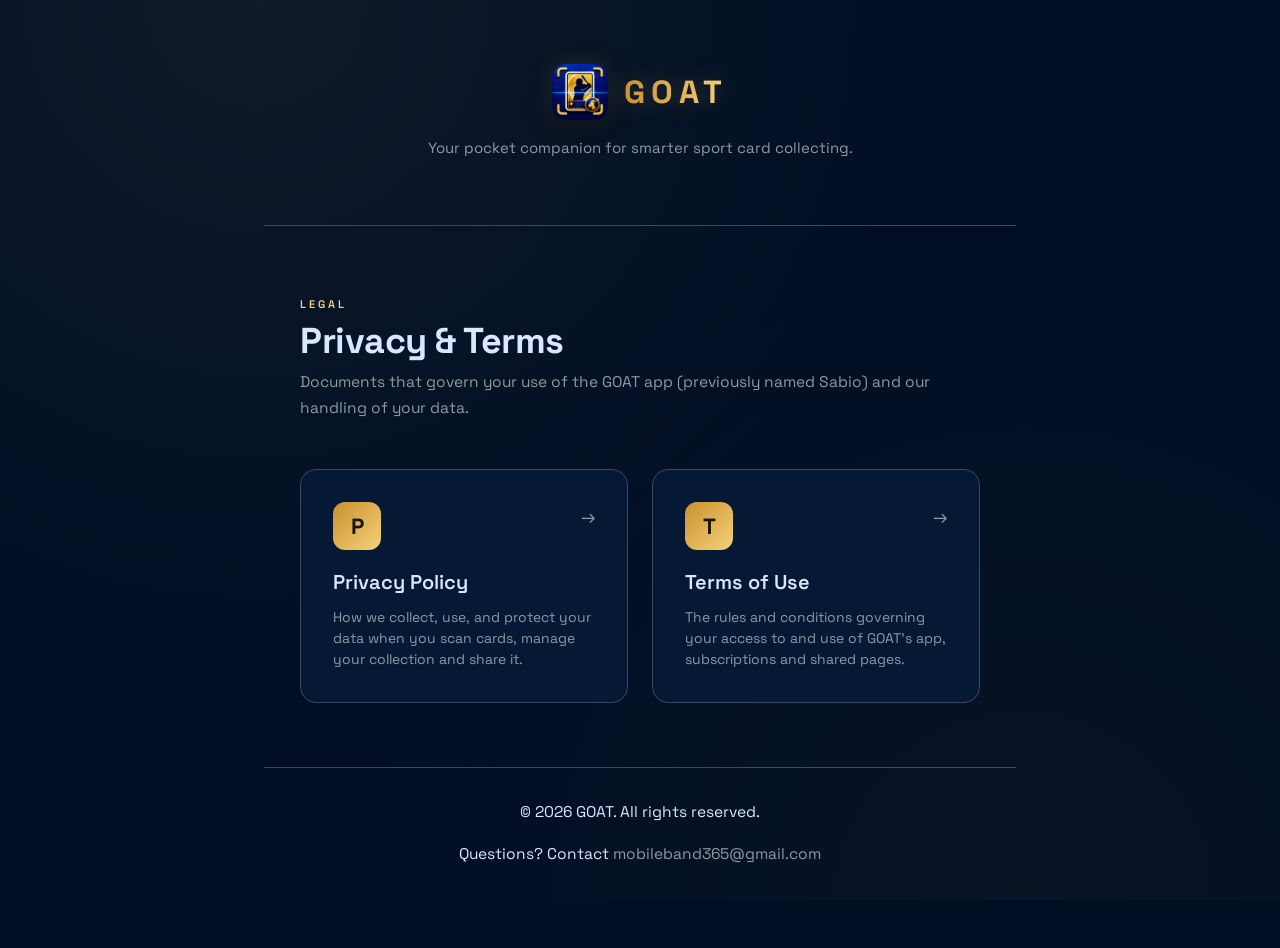
<file: index.html>
<!DOCTYPE html>
<html lang="en">
<head>
    <meta charset="UTF-8">
    <meta name="viewport" content="width=device-width, initial-scale=1.0">
    <meta name="theme-color" content="#010E24">
    <title>GOAT — Legal</title>
    <link rel="icon" type="image/png" href="favicon.png">
    <link rel="apple-touch-icon" href="icon.png">
    <link rel="stylesheet" href="style.css">
</head>
<body>
    <div class="container">
        <header>
            <div class="brand-row">
                <img class="brand-icon" src="icon.png" alt="GOAT logo">
                <span class="brand">GOAT</span>
            </div>
            <p style="color: var(--on-surface-variant); font-size: 15px;">
                Your pocket companion for smarter sport card collecting.
            </p>
        </header>

        <main>
            <span class="eyebrow">Legal</span>
            <h1 class="page-title">Privacy &amp; Terms</h1>
            <p style="color: var(--on-surface-variant); margin-top: var(--space-sm);">
                Documents that govern your use of the GOAT app (previously named Sabio) and our handling of your data.
            </p>

            <div class="cards">
                <a class="card" href="privacy.html">
                    <span class="card-icon">P</span>
                    <span class="card-arrow">→</span>
                    <div class="card-title">Privacy Policy</div>
                    <div class="card-desc">
                        How we collect, use, and protect your data when you scan cards, manage your collection and share it.
                    </div>
                </a>

                <a class="card" href="terms.html">
                    <span class="card-icon">T</span>
                    <span class="card-arrow">→</span>
                    <div class="card-title">Terms of Use</div>
                    <div class="card-desc">
                        The rules and conditions governing your access to and use of GOAT's app, subscriptions and shared pages.
                    </div>
                </a>
            </div>
        </main>

        <footer>
            <p>© 2026 GOAT. All rights reserved.</p>
            <p style="margin-top: var(--space-sm);">
                Questions? Contact <a href="mailto:mobileband365@gmail.com">mobileband365@gmail.com</a>
            </p>
        </footer>
    </div>
</body>
</html>
</file>
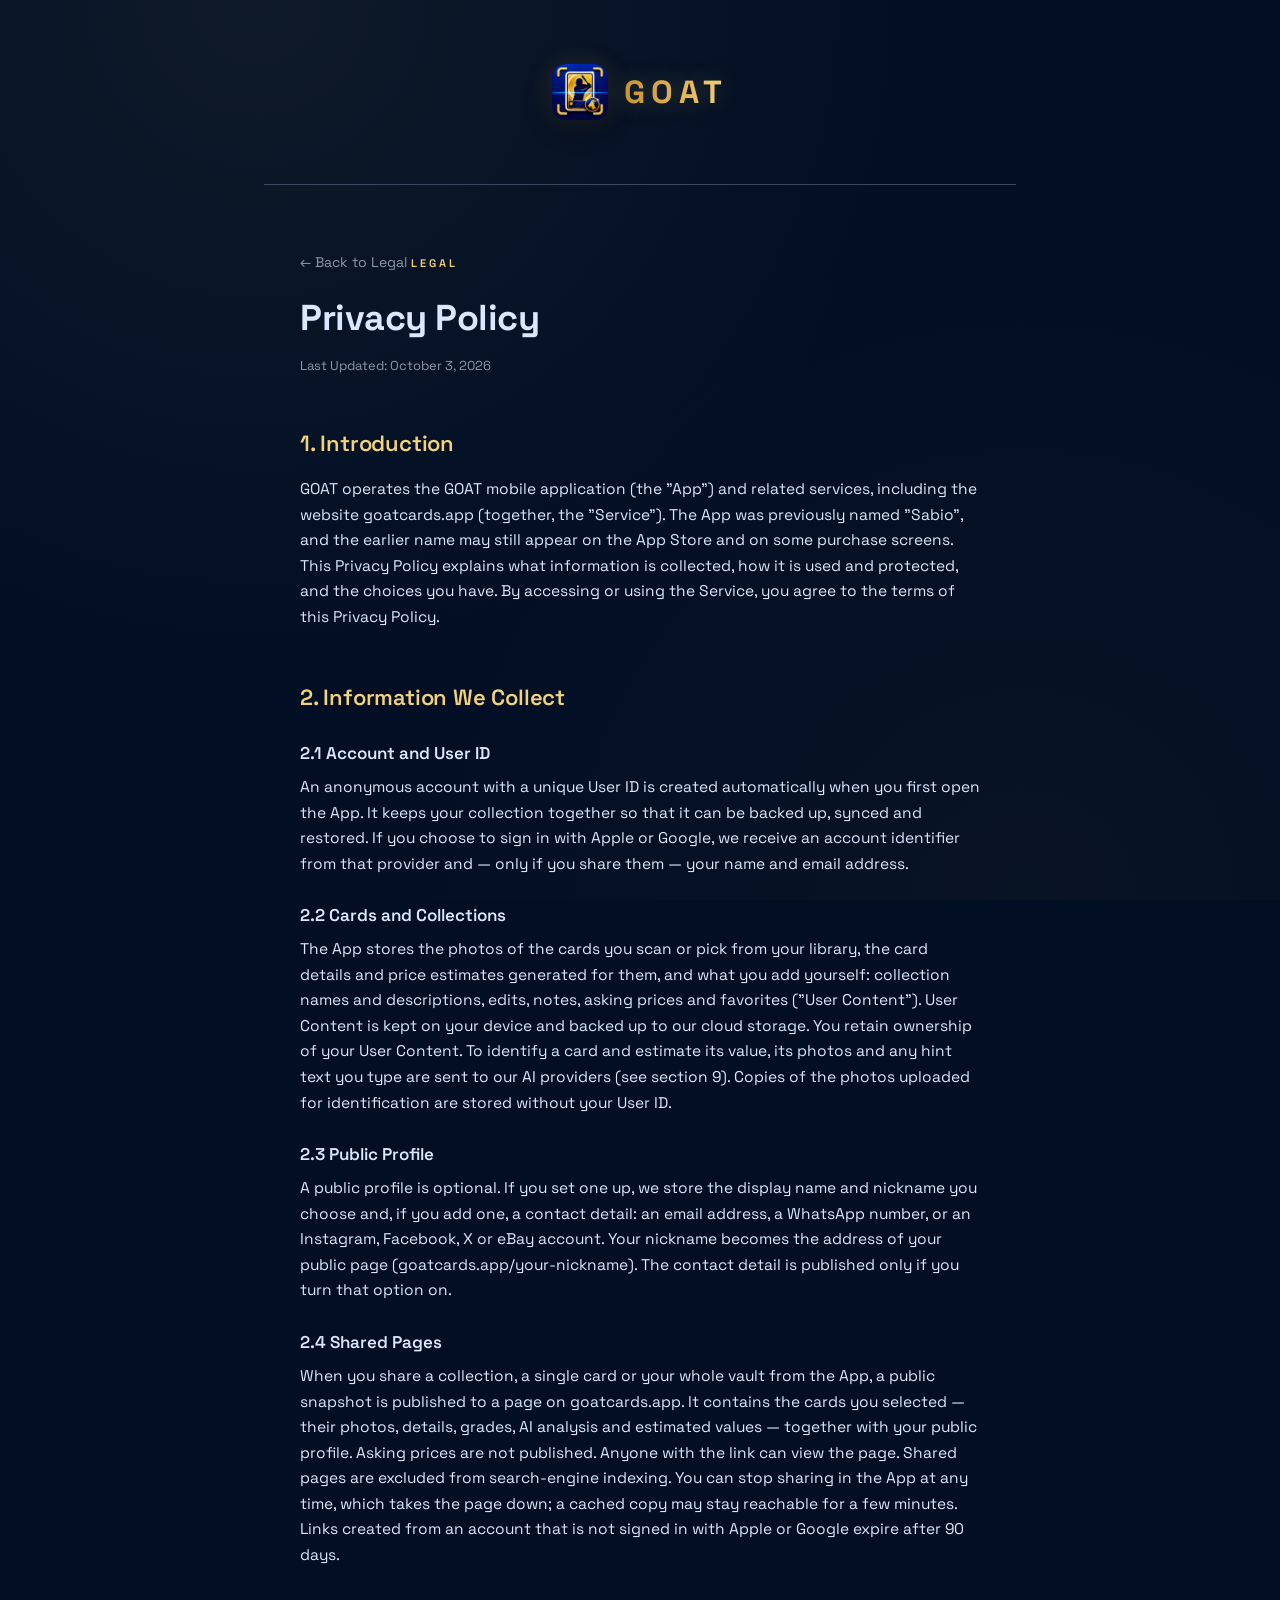
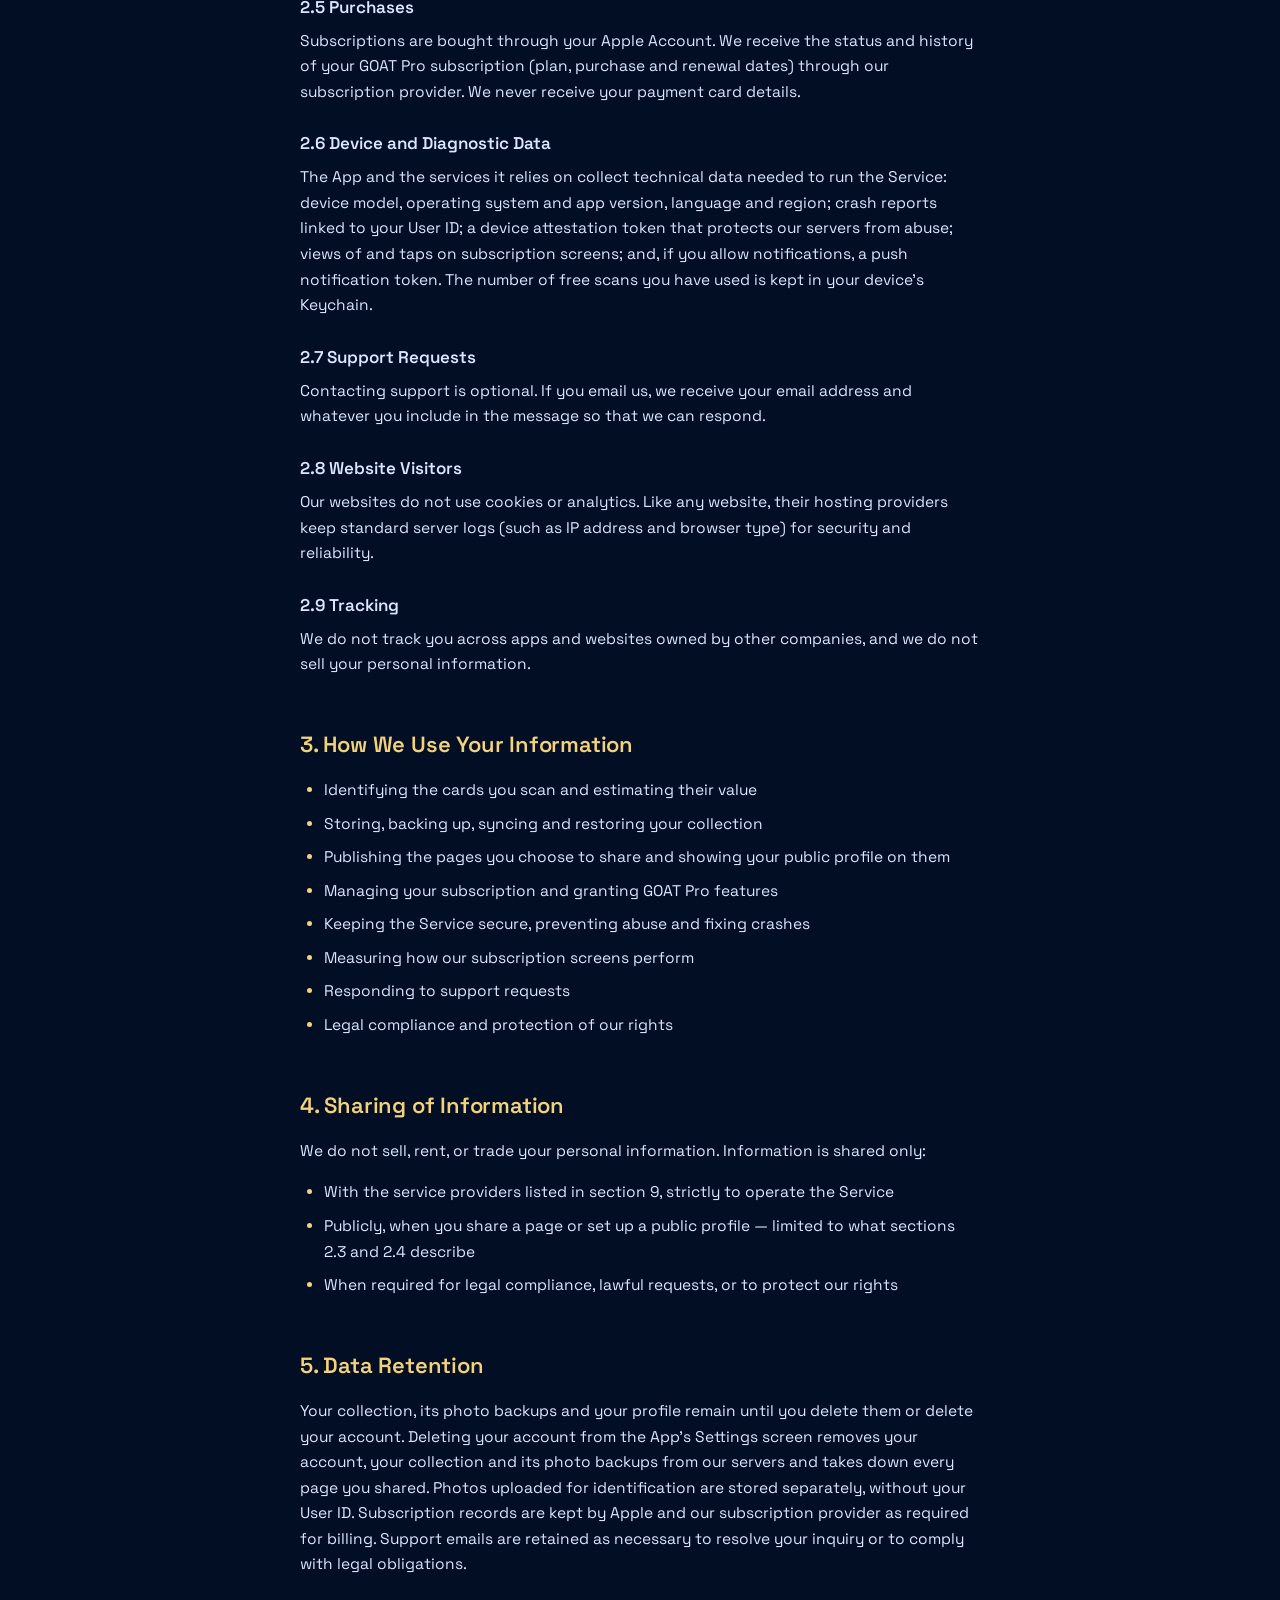
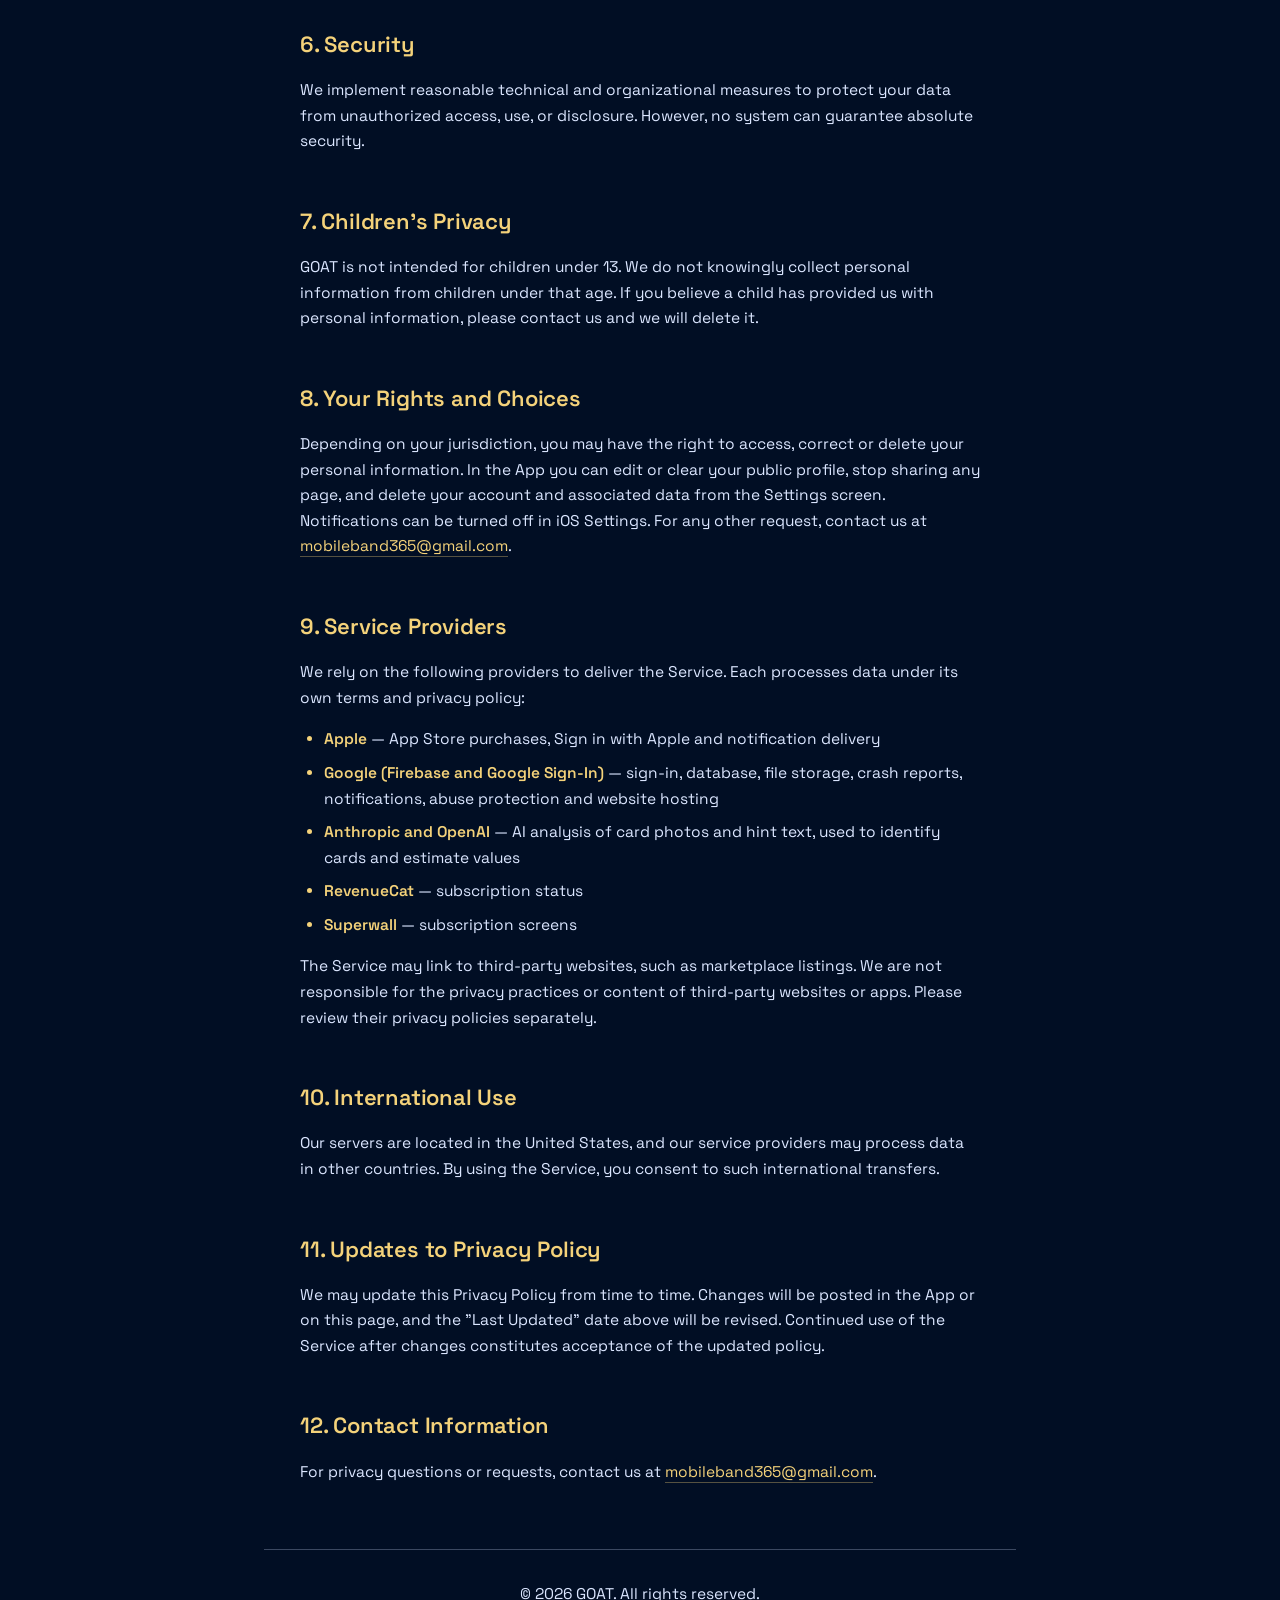
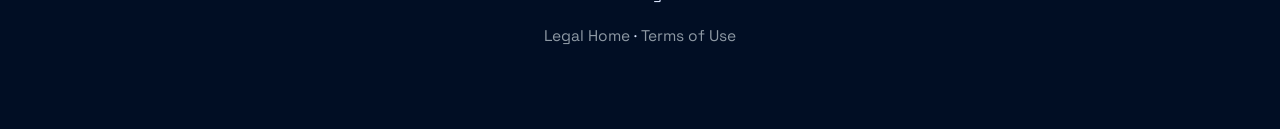
<file: privacy.html>
<!DOCTYPE html>
<html lang="en">
<head>
    <meta charset="UTF-8">
    <meta name="viewport" content="width=device-width, initial-scale=1.0">
    <meta name="theme-color" content="#010E24">
    <title>Privacy Policy — GOAT</title>
    <link rel="icon" type="image/png" href="favicon.png">
    <link rel="apple-touch-icon" href="icon.png">
    <link rel="stylesheet" href="style.css">
</head>
<body>
    <div class="container">
        <header>
            <div class="brand-row">
                <img class="brand-icon" src="icon.png" alt="GOAT logo">
                <span class="brand">GOAT</span>
            </div>
        </header>

        <main>
            <a href="index.html" class="back-link">← Back to Legal</a>

            <span class="eyebrow">Legal</span>
            <h1 class="page-title">Privacy Policy</h1>
            <p class="updated">Last Updated: October 3, 2026</p>

            <h2>1. Introduction</h2>
            <p>
                GOAT operates the GOAT mobile application (the "App") and related
                services, including the website goatcards.app (together, the "Service").
                The App was previously named "Sabio", and the earlier name may still
                appear on the App Store and on some purchase screens. This Privacy
                Policy explains what information is collected, how it is used and
                protected, and the choices you have. By accessing or using the
                Service, you agree to the terms of this Privacy Policy.
            </p>

            <h2>2. Information We Collect</h2>

            <h3>2.1 Account and User ID</h3>
            <p>
                An anonymous account with a unique User ID is created automatically
                when you first open the App. It keeps your collection together so
                that it can be backed up, synced and restored. If you choose to sign
                in with Apple or Google, we receive an account identifier from that
                provider and — only if you share them — your name and email address.
            </p>

            <h3>2.2 Cards and Collections</h3>
            <p>
                The App stores the photos of the cards you scan or pick from your
                library, the card details and price estimates generated for them,
                and what you add yourself: collection names and descriptions, edits,
                notes, asking prices and favorites ("User Content"). User Content is
                kept on your device and backed up to our cloud storage. You retain
                ownership of your User Content. To identify a card and estimate its
                value, its photos and any hint text you type are sent to our AI
                providers (see section 9). Copies of the photos uploaded for
                identification are stored without your User ID.
            </p>

            <h3>2.3 Public Profile</h3>
            <p>
                A public profile is optional. If you set one up, we store the display
                name and nickname you choose and, if you add one, a contact detail:
                an email address, a WhatsApp number, or an Instagram, Facebook, X or
                eBay account. Your nickname becomes the address of your public page
                (goatcards.app/your-nickname). The contact detail is published only if
                you turn that option on.
            </p>

            <h3>2.4 Shared Pages</h3>
            <p>
                When you share a collection, a single card or your whole vault from
                the App, a public snapshot is published to a page on goatcards.app. It
                contains the cards you selected — their photos, details, grades, AI
                analysis and estimated values — together with your public profile.
                Asking prices are not published. Anyone with the link can view the
                page. Shared pages are excluded from search-engine indexing. You can
                stop sharing in the App at any time, which takes the page down; a
                cached copy may stay reachable for a few minutes. Links created from
                an account that is not signed in with Apple or Google expire after
                90 days.
            </p>

            <h3>2.5 Purchases</h3>
            <p>
                Subscriptions are bought through your Apple Account. We receive the
                status and history of your GOAT Pro subscription (plan, purchase and
                renewal dates) through our subscription provider. We never receive
                your payment card details.
            </p>

            <h3>2.6 Device and Diagnostic Data</h3>
            <p>
                The App and the services it relies on collect technical data needed
                to run the Service: device model, operating system and app version,
                language and region; crash reports linked to your User ID; a device
                attestation token that protects our servers from abuse; views of and
                taps on subscription screens; and, if you allow notifications, a
                push notification token. The number of free scans you have used is
                kept in your device's Keychain.
            </p>

            <h3>2.7 Support Requests</h3>
            <p>
                Contacting support is optional. If you email us, we receive your
                email address and whatever you include in the message so that we can
                respond.
            </p>

            <h3>2.8 Website Visitors</h3>
            <p>
                Our websites do not use cookies or analytics. Like any website, their
                hosting providers keep standard server logs (such as IP address and
                browser type) for security and reliability.
            </p>

            <h3>2.9 Tracking</h3>
            <p>
                We do not track you across apps and websites owned by other
                companies, and we do not sell your personal information.
            </p>

            <h2>3. How We Use Your Information</h2>
            <ul>
                <li>Identifying the cards you scan and estimating their value</li>
                <li>Storing, backing up, syncing and restoring your collection</li>
                <li>Publishing the pages you choose to share and showing your public profile on them</li>
                <li>Managing your subscription and granting GOAT Pro features</li>
                <li>Keeping the Service secure, preventing abuse and fixing crashes</li>
                <li>Measuring how our subscription screens perform</li>
                <li>Responding to support requests</li>
                <li>Legal compliance and protection of our rights</li>
            </ul>

            <h2>4. Sharing of Information</h2>
            <p>
                We do not sell, rent, or trade your personal information. Information
                is shared only:
            </p>
            <ul>
                <li>With the service providers listed in section 9, strictly to operate the Service</li>
                <li>Publicly, when you share a page or set up a public profile — limited to what sections 2.3 and 2.4 describe</li>
                <li>When required for legal compliance, lawful requests, or to protect our rights</li>
            </ul>

            <h2>5. Data Retention</h2>
            <p>
                Your collection, its photo backups and your profile remain until you
                delete them or delete your account. Deleting your account from the
                App's Settings screen removes your account, your collection and its
                photo backups from our servers and takes down every page you shared.
                Photos uploaded for identification are stored separately, without
                your User ID. Subscription records are kept by Apple and our
                subscription provider as required for billing. Support emails are
                retained as necessary to resolve your inquiry or to comply with
                legal obligations.
            </p>

            <h2>6. Security</h2>
            <p>
                We implement reasonable technical and organizational measures to
                protect your data from unauthorized access, use, or disclosure. However,
                no system can guarantee absolute security.
            </p>

            <h2>7. Children's Privacy</h2>
            <p>
                GOAT is not intended for children under 13. We do not knowingly
                collect personal information from children under that age. If you
                believe a child has provided us with personal information, please
                contact us and we will delete it.
            </p>

            <h2>8. Your Rights and Choices</h2>
            <p>
                Depending on your jurisdiction, you may have the right to access,
                correct or delete your personal information. In the App you can edit
                or clear your public profile, stop sharing any page, and delete your
                account and associated data from the Settings screen. Notifications
                can be turned off in iOS Settings. For any other request, contact us
                at
                <a href="mailto:mobileband365@gmail.com">mobileband365@gmail.com</a>.
            </p>

            <h2>9. Service Providers</h2>
            <p>
                We rely on the following providers to deliver the Service. Each
                processes data under its own terms and privacy policy:
            </p>
            <ul>
                <li><strong>Apple</strong> — App Store purchases, Sign in with Apple and notification delivery</li>
                <li><strong>Google (Firebase and Google Sign-In)</strong> — sign-in, database, file storage, crash reports, notifications, abuse protection and website hosting</li>
                <li><strong>Anthropic and OpenAI</strong> — AI analysis of card photos and hint text, used to identify cards and estimate values</li>
                <li><strong>RevenueCat</strong> — subscription status</li>
                <li><strong>Superwall</strong> — subscription screens</li>
            </ul>
            <p>
                The Service may link to third-party websites, such as marketplace
                listings. We are not responsible for the privacy practices or content
                of third-party websites or apps. Please review their privacy policies
                separately.
            </p>

            <h2>10. International Use</h2>
            <p>
                Our servers are located in the United States, and our service
                providers may process data in other countries. By using the Service,
                you consent to such international transfers.
            </p>

            <h2>11. Updates to Privacy Policy</h2>
            <p>
                We may update this Privacy Policy from time to time. Changes will be
                posted in the App or on this page, and the "Last Updated" date above
                will be revised. Continued use of the Service after changes
                constitutes acceptance of the updated policy.
            </p>

            <h2>12. Contact Information</h2>
            <p>
                For privacy questions or requests, contact us at
                <a href="mailto:mobileband365@gmail.com">mobileband365@gmail.com</a>.
            </p>
        </main>

        <footer>
            <p>© 2026 GOAT. All rights reserved.</p>
            <p style="margin-top: var(--space-sm);">
                <a href="index.html">Legal Home</a> · <a href="terms.html">Terms of Use</a>
            </p>
        </footer>
    </div>
</body>
</html>
</file>
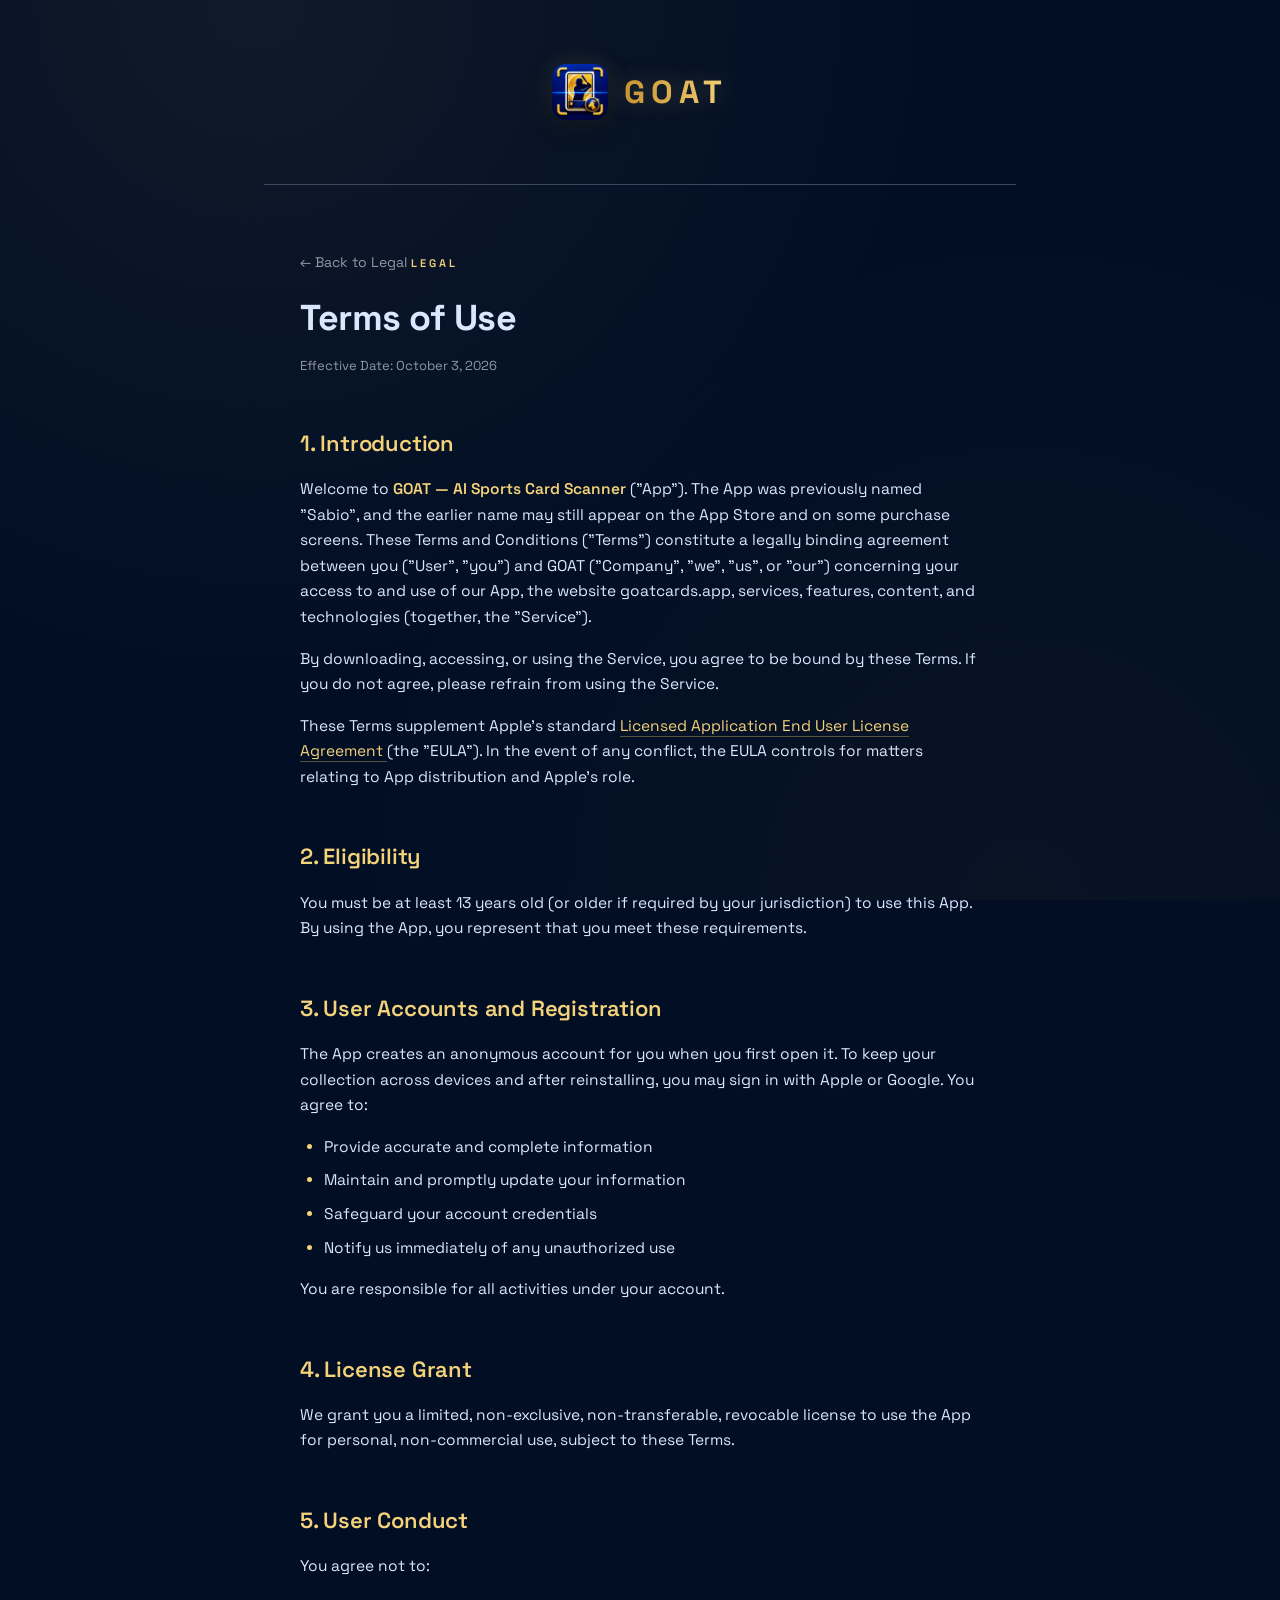
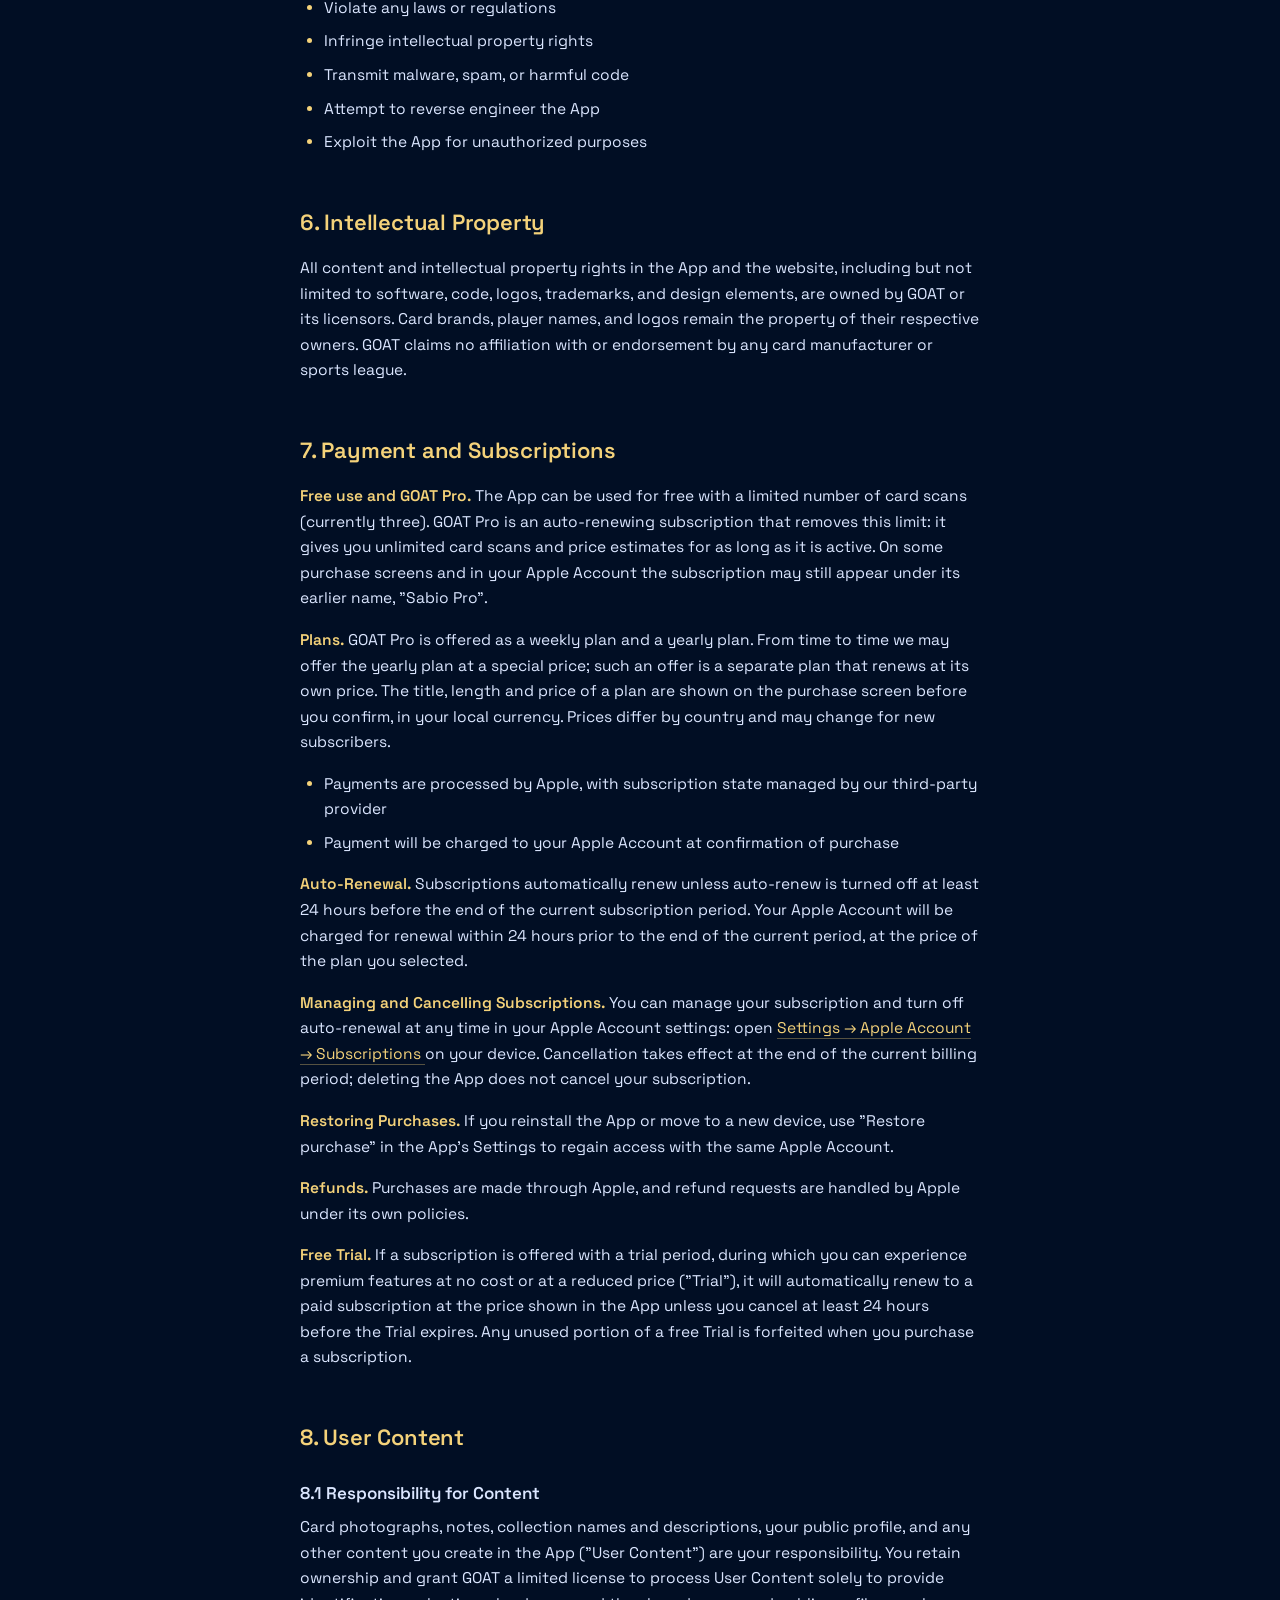
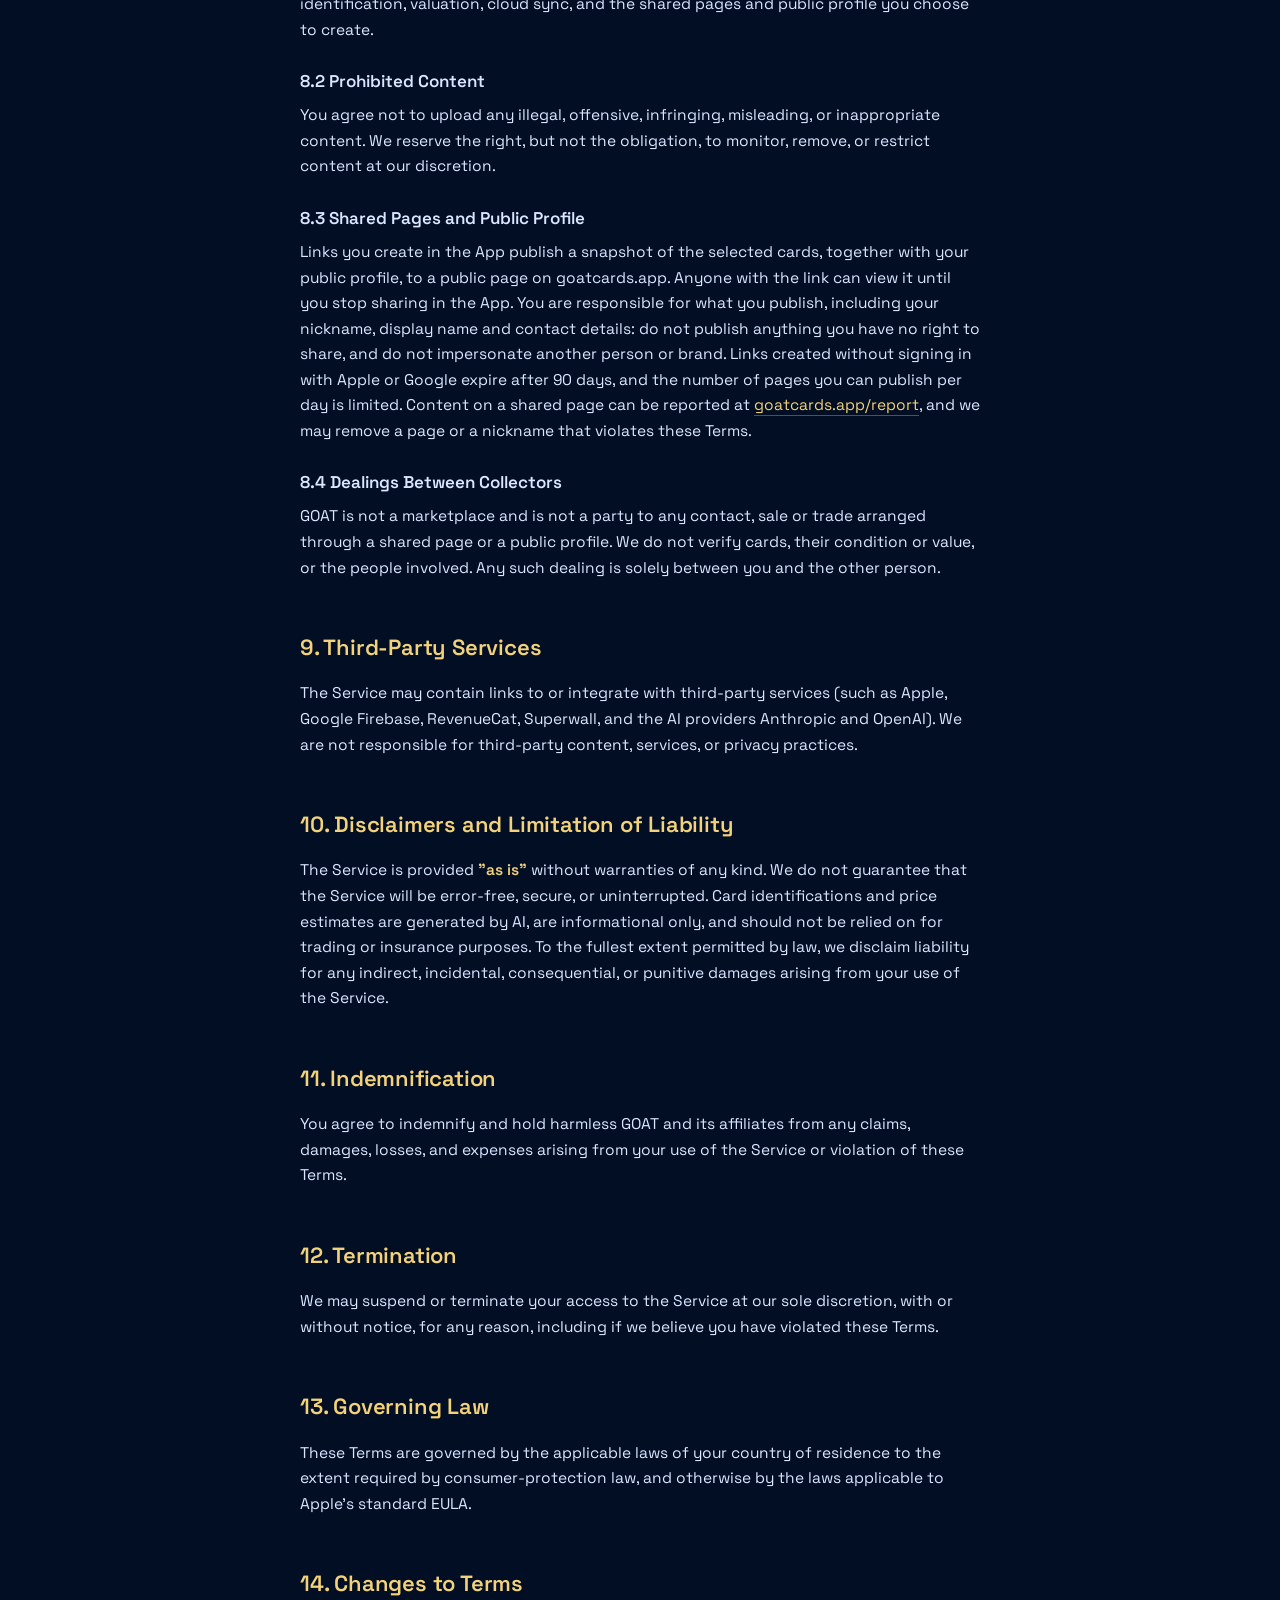
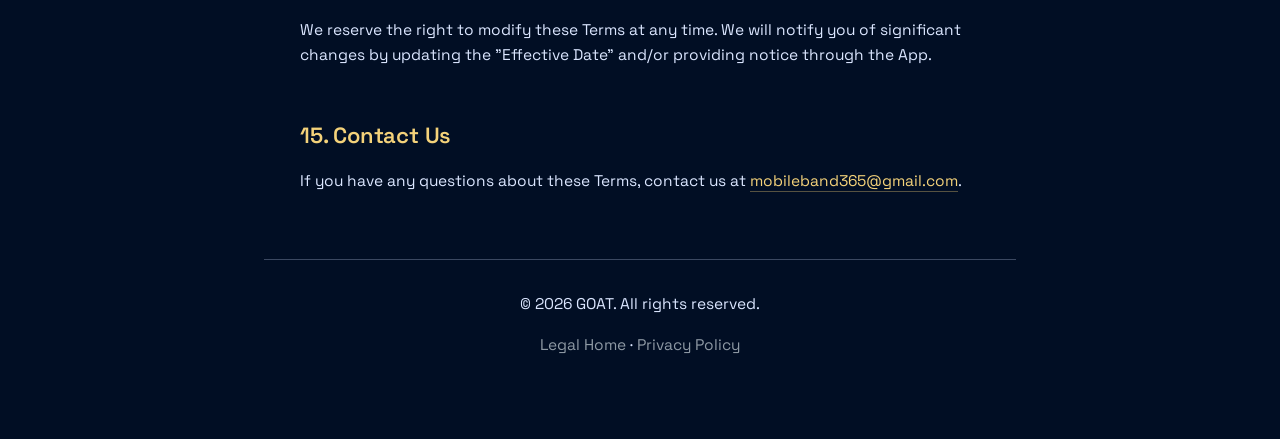
<file: terms.html>
<!DOCTYPE html>
<html lang="en">
<head>
    <meta charset="UTF-8">
    <meta name="viewport" content="width=device-width, initial-scale=1.0">
    <meta name="theme-color" content="#010E24">
    <title>Terms of Use — GOAT</title>
    <link rel="icon" type="image/png" href="favicon.png">
    <link rel="apple-touch-icon" href="icon.png">
    <link rel="stylesheet" href="style.css">
</head>
<body>
    <div class="container">
        <header>
            <div class="brand-row">
                <img class="brand-icon" src="icon.png" alt="GOAT logo">
                <span class="brand">GOAT</span>
            </div>
        </header>

        <main>
            <a href="index.html" class="back-link">← Back to Legal</a>

            <span class="eyebrow">Legal</span>
            <h1 class="page-title">Terms of Use</h1>
            <p class="updated">Effective Date: October 3, 2026</p>

            <h2>1. Introduction</h2>
            <p>
                Welcome to <strong>GOAT — AI Sports Card Scanner</strong> ("App").
                The App was previously named "Sabio", and the earlier name may still
                appear on the App Store and on some purchase screens. These Terms
                and Conditions ("Terms") constitute a legally binding agreement
                between you ("User", "you") and GOAT ("Company", "we", "us", or
                "our") concerning your access to and use of our App, the website
                goatcards.app, services, features, content, and technologies
                (together, the "Service").
            </p>
            <p>
                By downloading, accessing, or using the Service, you agree to be
                bound by these Terms. If you do not agree, please refrain from using
                the Service.
            </p>
            <p>
                These Terms supplement Apple's standard
                <a href="https://www.apple.com/legal/internet-services/itunes/dev/stdeula/" target="_blank" rel="noopener">
                    Licensed Application End User License Agreement
                </a>
                (the "EULA"). In the event of any conflict, the EULA controls for
                matters relating to App distribution and Apple's role.
            </p>

            <h2>2. Eligibility</h2>
            <p>
                You must be at least 13 years old (or older if required by your
                jurisdiction) to use this App. By using the App, you represent that
                you meet these requirements.
            </p>

            <h2>3. User Accounts and Registration</h2>
            <p>
                The App creates an anonymous account for you when you first open it.
                To keep your collection across devices and after reinstalling, you
                may sign in with Apple or Google. You agree to:
            </p>
            <ul>
                <li>Provide accurate and complete information</li>
                <li>Maintain and promptly update your information</li>
                <li>Safeguard your account credentials</li>
                <li>Notify us immediately of any unauthorized use</li>
            </ul>
            <p>
                You are responsible for all activities under your account.
            </p>

            <h2>4. License Grant</h2>
            <p>
                We grant you a limited, non-exclusive, non-transferable, revocable
                license to use the App for personal, non-commercial use, subject to
                these Terms.
            </p>

            <h2>5. User Conduct</h2>
            <p>You agree not to:</p>
            <ul>
                <li>Violate any laws or regulations</li>
                <li>Infringe intellectual property rights</li>
                <li>Transmit malware, spam, or harmful code</li>
                <li>Attempt to reverse engineer the App</li>
                <li>Exploit the App for unauthorized purposes</li>
            </ul>

            <h2>6. Intellectual Property</h2>
            <p>
                All content and intellectual property rights in the App and the
                website, including but not limited to software, code, logos,
                trademarks, and design elements, are owned by GOAT or its licensors.
                Card brands, player names, and logos remain the property of their
                respective owners. GOAT claims no affiliation with or endorsement by
                any card manufacturer or sports league.
            </p>

            <h2>7. Payment and Subscriptions</h2>
            <p>
                <strong>Free use and GOAT Pro.</strong> The App can be used for free
                with a limited number of card scans (currently three). GOAT Pro is
                an auto-renewing subscription that removes this limit: it gives you
                unlimited card scans and price estimates for as long as it is
                active. On some purchase screens and in your Apple Account the
                subscription may still appear under its earlier name, "Sabio Pro".
            </p>
            <p>
                <strong>Plans.</strong> GOAT Pro is offered as a weekly plan and a
                yearly plan. From time to time we may offer the yearly plan at a
                special price; such an offer is a separate plan that renews at its
                own price. The title, length and price of a plan are shown on the
                purchase screen before you confirm, in your local currency. Prices
                differ by country and may change for new subscribers.
            </p>
            <ul>
                <li>Payments are processed by Apple, with subscription state managed by our third-party provider</li>
                <li>Payment will be charged to your Apple Account at confirmation of purchase</li>
            </ul>
            <p>
                <strong>Auto-Renewal.</strong> Subscriptions automatically renew
                unless auto-renew is turned off at least 24 hours before the end of
                the current subscription period. Your Apple Account will be charged
                for renewal within 24 hours prior to the end of the current period,
                at the price of the plan you selected.
            </p>
            <p>
                <strong>Managing and Cancelling Subscriptions.</strong> You can
                manage your subscription and turn off auto-renewal at any time in
                your Apple Account settings: open
                <a href="https://apps.apple.com/account/subscriptions" target="_blank" rel="noopener">
                    Settings → Apple Account → Subscriptions
                </a>
                on your device. Cancellation takes effect at the end of the current
                billing period; deleting the App does not cancel your subscription.
            </p>
            <p>
                <strong>Restoring Purchases.</strong> If you reinstall the App or
                move to a new device, use "Restore purchase" in the App's Settings
                to regain access with the same Apple Account.
            </p>
            <p>
                <strong>Refunds.</strong> Purchases are made through Apple, and
                refund requests are handled by Apple under its own policies.
            </p>
            <p>
                <strong>Free Trial.</strong> If a subscription is offered with a
                trial period, during which you can experience premium features at no
                cost or at a reduced price ("Trial"), it will automatically renew to
                a paid subscription at the price shown in the App unless you cancel
                at least 24 hours before the Trial expires. Any unused portion of a
                free Trial is forfeited when you purchase a subscription.
            </p>

            <h2>8. User Content</h2>

            <h3>8.1 Responsibility for Content</h3>
            <p>
                Card photographs, notes, collection names and descriptions, your
                public profile, and any other content you create in the App ("User
                Content") are your responsibility. You retain ownership and grant
                GOAT a limited license to process User Content solely to provide
                identification, valuation, cloud sync, and the shared pages and
                public profile you choose to create.
            </p>

            <h3>8.2 Prohibited Content</h3>
            <p>
                You agree not to upload any illegal, offensive, infringing, misleading,
                or inappropriate content. We reserve the right, but not the obligation,
                to monitor, remove, or restrict content at our discretion.
            </p>

            <h3>8.3 Shared Pages and Public Profile</h3>
            <p>
                Links you create in the App publish a snapshot of the selected cards,
                together with your public profile, to a public page on goatcards.app.
                Anyone with the link can view it until you stop sharing in the App.
                You are responsible for what you publish, including your nickname,
                display name and contact details: do not publish anything you have
                no right to share, and do not impersonate another person or brand.
                Links created without signing in with Apple or Google expire after
                90 days, and the number of pages you can publish per day is limited.
                Content on a shared page can be reported at
                <a href="https://goatcards.app/report" target="_blank" rel="noopener">goatcards.app/report</a>,
                and we may remove a page or a nickname that violates these Terms.
            </p>

            <h3>8.4 Dealings Between Collectors</h3>
            <p>
                GOAT is not a marketplace and is not a party to any contact, sale or
                trade arranged through a shared page or a public profile. We do not
                verify cards, their condition or value, or the people involved. Any
                such dealing is solely between you and the other person.
            </p>

            <h2>9. Third-Party Services</h2>
            <p>
                The Service may contain links to or integrate with third-party
                services (such as Apple, Google Firebase, RevenueCat, Superwall, and
                the AI providers Anthropic and OpenAI). We are not responsible for
                third-party content, services, or privacy practices.
            </p>

            <h2>10. Disclaimers and Limitation of Liability</h2>
            <p>
                The Service is provided <strong>"as is"</strong> without warranties
                of any kind. We do not guarantee that the Service will be
                error-free, secure, or uninterrupted. Card identifications and price
                estimates are generated by AI, are informational only, and should
                not be relied on for trading or insurance purposes. To the fullest
                extent permitted by law, we disclaim liability for any indirect,
                incidental, consequential, or punitive damages arising from your use
                of the Service.
            </p>

            <h2>11. Indemnification</h2>
            <p>
                You agree to indemnify and hold harmless GOAT and its affiliates
                from any claims, damages, losses, and expenses arising from your use
                of the Service or violation of these Terms.
            </p>

            <h2>12. Termination</h2>
            <p>
                We may suspend or terminate your access to the Service at our sole
                discretion, with or without notice, for any reason, including if we
                believe you have violated these Terms.
            </p>

            <h2>13. Governing Law</h2>
            <p>
                These Terms are governed by the applicable laws of your country of
                residence to the extent required by consumer-protection law, and
                otherwise by the laws applicable to Apple's standard EULA.
            </p>

            <h2>14. Changes to Terms</h2>
            <p>
                We reserve the right to modify these Terms at any time. We will
                notify you of significant changes by updating the "Effective Date"
                and/or providing notice through the App.
            </p>

            <h2>15. Contact Us</h2>
            <p>
                If you have any questions about these Terms, contact us at
                <a href="mailto:mobileband365@gmail.com">mobileband365@gmail.com</a>.
            </p>
        </main>

        <footer>
            <p>© 2026 GOAT. All rights reserved.</p>
            <p style="margin-top: var(--space-sm);">
                <a href="index.html">Legal Home</a> · <a href="privacy.html">Privacy Policy</a>
            </p>
        </footer>
    </div>
</body>
</html>
</file>
<file: style.css>
/* ============================================================
   Sabio — legal pages stylesheet
   Colors pulled from Sabio/Theme/AppColors.swift
   ============================================================ */

@import url('https://fonts.googleapis.com/css2?family=Space+Grotesk:wght@400;500;600;700&display=swap');

:root {
    /* Surface hierarchy */
    --surface: #010E24;
    --surface-container-low: #02132B;
    --surface-container: #061934;
    --surface-container-high: #0C2240;
    --surface-container-highest: #102645;
    --surface-bright: #152C4E;

    /* Primary (Champion Gold) */
    --primary: #F4D27A;
    --primary-dim: #C9912F;
    --on-primary: #1A1408;
    --primary-container: #3D2A0E;

    /* Content */
    --on-surface: #DBE6FF;
    --on-surface-variant: #8E99A4;
    --outline-variant: #3B4861;

    /* Status */
    --negative: #FF6B6B;
    --positive: #3FD494;

    /* Spacing */
    --space-xs: 4px;
    --space-sm: 8px;
    --space-md: 16px;
    --space-lg: 24px;
    --space-xl: 32px;
    --space-2xl: 48px;
    --space-3xl: 64px;
}

* {
    box-sizing: border-box;
    margin: 0;
    padding: 0;
}

html {
    scroll-behavior: smooth;
}

body {
    font-family: 'Space Grotesk', system-ui, -apple-system, BlinkMacSystemFont, sans-serif;
    background-color: var(--surface);
    color: var(--on-surface);
    line-height: 1.65;
    font-size: 16px;
    -webkit-font-smoothing: antialiased;
    -moz-osx-font-smoothing: grayscale;
    min-height: 100vh;
    background-image:
        radial-gradient(circle at 20% 0%, rgba(244, 210, 122, 0.06), transparent 50%),
        radial-gradient(circle at 80% 100%, rgba(201, 145, 47, 0.04), transparent 50%);
    background-attachment: fixed;
}

/* ---------------- Layout ---------------- */

.container {
    max-width: 800px;
    margin: 0 auto;
    padding: var(--space-3xl) var(--space-lg);
}

@media (max-width: 640px) {
    .container {
        padding: var(--space-xl) var(--space-md);
    }
}

/* ---------------- Header ---------------- */

header {
    text-align: center;
    margin-bottom: var(--space-3xl);
    padding-bottom: var(--space-2xl);
    border-bottom: 1px solid var(--outline-variant);
}

.brand-row {
    display: inline-flex;
    align-items: center;
    gap: 16px;
    margin-bottom: var(--space-md);
}

.brand-icon {
    width: 56px;
    height: 56px;
    border-radius: 14px;
    box-shadow:
        0 8px 24px rgba(0, 0, 0, 0.4),
        0 0 24px rgba(244, 210, 122, 0.15);
    image-rendering: -webkit-optimize-contrast;
}

@media (max-width: 640px) {
    .brand-icon {
        width: 44px;
        height: 44px;
        border-radius: 11px;
    }
}

.brand {
    display: inline-block;
    font-size: 32px;
    font-weight: 700;
    letter-spacing: 6px;
    background: linear-gradient(90deg, var(--primary-dim), var(--primary));
    -webkit-background-clip: text;
    background-clip: text;
    -webkit-text-fill-color: transparent;
    color: var(--primary);
    text-shadow: 0 0 24px rgba(244, 210, 122, 0.25);
}

@media (max-width: 640px) {
    .brand {
        font-size: 26px;
        letter-spacing: 4px;
    }
}

.eyebrow {
    display: inline-block;
    font-size: 11px;
    font-weight: 600;
    letter-spacing: 3px;
    text-transform: uppercase;
    color: var(--primary);
    margin-bottom: var(--space-sm);
}

.page-title {
    font-size: 36px;
    font-weight: 700;
    letter-spacing: -0.5px;
    color: var(--on-surface);
    margin-bottom: var(--space-sm);
    line-height: 1.15;
}

.updated {
    font-size: 13px;
    color: var(--on-surface-variant);
    margin-top: var(--space-md);
}

/* ---------------- Content ---------------- */

main {
    max-width: 680px;
    margin: 0 auto;
}

h2 {
    font-size: 22px;
    font-weight: 600;
    color: var(--primary);
    margin-top: var(--space-2xl);
    margin-bottom: var(--space-md);
    letter-spacing: -0.2px;
}

h2:first-child {
    margin-top: 0;
}

h3 {
    font-size: 17px;
    font-weight: 600;
    color: var(--on-surface);
    margin-top: var(--space-lg);
    margin-bottom: var(--space-sm);
}

p {
    margin-bottom: var(--space-md);
    color: var(--on-surface);
    font-size: 15.5px;
}

ul, ol {
    margin-bottom: var(--space-md);
    padding-left: var(--space-lg);
}

li {
    margin-bottom: var(--space-sm);
    color: var(--on-surface);
    font-size: 15.5px;
}

li::marker {
    color: var(--primary);
}

strong {
    color: var(--primary);
    font-weight: 600;
}

a {
    color: var(--primary);
    text-decoration: none;
    border-bottom: 1px solid rgba(244, 210, 122, 0.35);
    transition: border-color 0.2s ease;
}

a:hover {
    border-bottom-color: var(--primary);
}

/* ---------------- Cards (for landing) ---------------- */

.cards {
    display: grid;
    grid-template-columns: 1fr 1fr;
    gap: var(--space-lg);
    margin-top: var(--space-2xl);
}

@media (max-width: 640px) {
    .cards {
        grid-template-columns: 1fr;
    }
}

.card {
    background-color: var(--surface-container);
    border: 1px solid var(--outline-variant);
    border-radius: 16px;
    padding: var(--space-xl);
    text-decoration: none;
    color: var(--on-surface);
    transition: transform 0.2s ease, border-color 0.2s ease, background-color 0.2s ease;
    display: block;
    position: relative;
    overflow: hidden;
}

.card:hover {
    transform: translateY(-2px);
    border-color: var(--primary-dim);
    background-color: var(--surface-container-high);
}

.card-icon {
    width: 48px;
    height: 48px;
    border-radius: 12px;
    background: linear-gradient(135deg, var(--primary-dim), var(--primary));
    display: inline-flex;
    align-items: center;
    justify-content: center;
    color: var(--on-primary);
    font-size: 22px;
    margin-bottom: var(--space-md);
    font-weight: 700;
}

.card-title {
    font-size: 20px;
    font-weight: 600;
    color: var(--on-surface);
    margin-bottom: var(--space-sm);
}

.card-desc {
    color: var(--on-surface-variant);
    font-size: 14px;
    line-height: 1.5;
}

.card-arrow {
    position: absolute;
    top: var(--space-xl);
    right: var(--space-xl);
    color: var(--on-surface-variant);
    font-size: 18px;
    transition: color 0.2s ease, transform 0.2s ease;
}

.card:hover .card-arrow {
    color: var(--primary);
    transform: translateX(4px);
}

/* ---------------- Tables ---------------- */

table {
    width: 100%;
    border-collapse: collapse;
    margin-bottom: var(--space-md);
    background-color: var(--surface-container);
    border-radius: 12px;
    overflow: hidden;
    font-size: 14.5px;
}

th, td {
    padding: var(--space-md);
    text-align: left;
    border-bottom: 1px solid var(--outline-variant);
}

th {
    color: var(--primary);
    font-weight: 600;
    font-size: 13px;
    letter-spacing: 0.5px;
    text-transform: uppercase;
    background-color: var(--surface-container-low);
}

tr:last-child td {
    border-bottom: none;
}

/* ---------------- Footer ---------------- */

footer {
    margin-top: var(--space-3xl);
    padding-top: var(--space-xl);
    border-top: 1px solid var(--outline-variant);
    text-align: center;
    color: var(--on-surface-variant);
    font-size: 13px;
}

footer a {
    color: var(--on-surface-variant);
    border-bottom-color: transparent;
}

footer a:hover {
    color: var(--primary);
}

/* ---------------- Inline code / highlight ---------------- */

code {
    background-color: var(--surface-container-high);
    color: var(--primary);
    padding: 2px 8px;
    border-radius: 4px;
    font-family: 'SF Mono', Monaco, monospace;
    font-size: 13px;
    border: 1px solid var(--outline-variant);
}

/* ---------------- Back link ---------------- */

.back-link {
    display: inline-flex;
    align-items: center;
    gap: 6px;
    color: var(--on-surface-variant);
    font-size: 14px;
    border-bottom: none;
    margin-bottom: var(--space-lg);
}

.back-link:hover {
    color: var(--primary);
}
</file>
